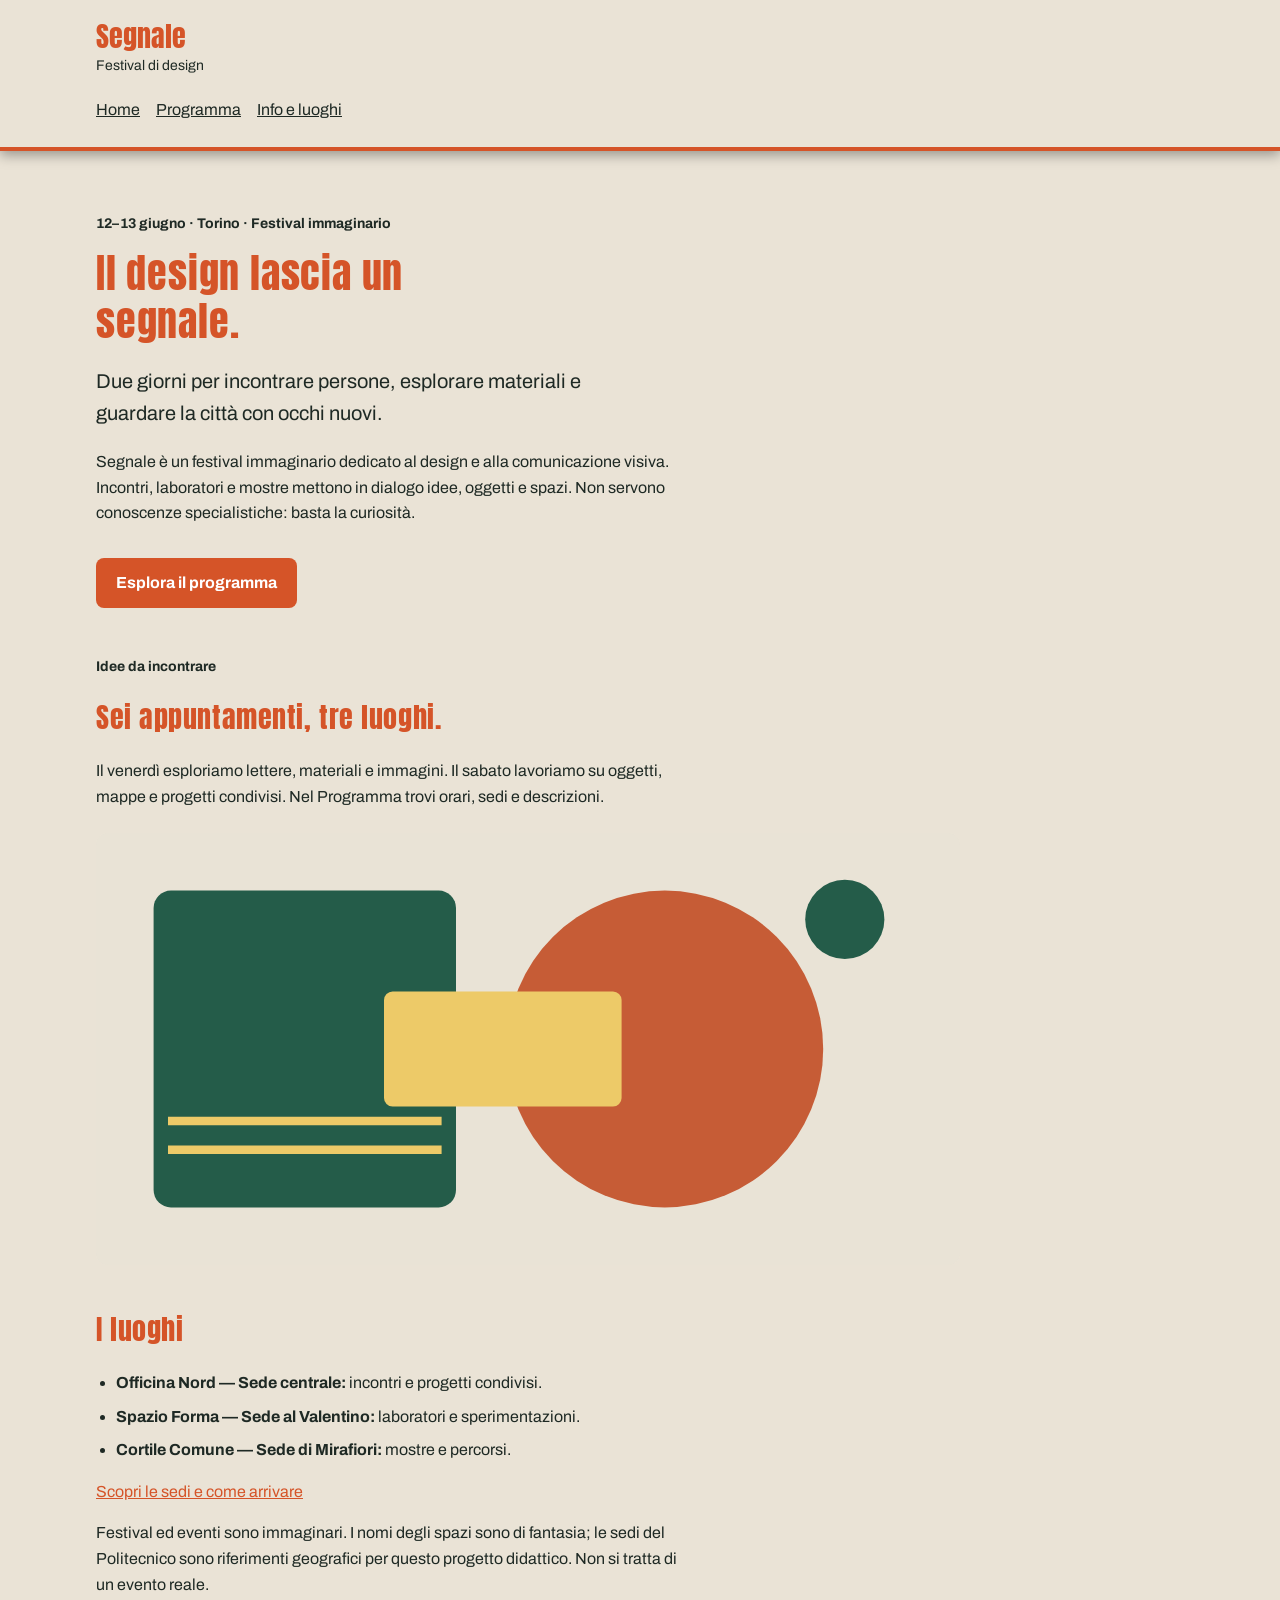
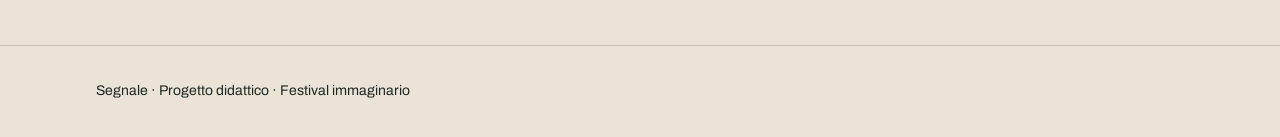
<file: index.html>
<!doctype html>
<html lang="it">
<head>
  <meta charset="utf-8">
  <meta name="viewport" content="width=device-width, initial-scale=1">
  <title>Segnale — Festival di design</title>
  <link rel="preconnect" href="https://fonts.googleapis.com">
<link rel="preconnect" href="https://fonts.gstatic.com" crossorigin>
<link href="https://fonts.googleapis.com/css2?family=Anton&family=Archivo:wght@400;500;600;700&display=swap" rel="stylesheet">

  <link rel="stylesheet" href="style.css">
</head>
<body>
  <a class="skip-link" href="#contenuto">Vai al contenuto</a>
  <header class="site-header">
    <div class="container">
      <a class="brand" href="index.html">Segnale<span>Festival di design</span></a>
      <nav>
        <a href="index.html">Home</a>
        <a href="programma.html">Programma</a>
        <a href="info.html">Info e luoghi</a>
      </nav>
    </div>
  </header>

  <main id="contenuto" class="container">
    <section class="intro">
      <p class="eyebrow">12–13 giugno · Torino · Festival immaginario</p>
      <h1 id="titolo-home">Il design lascia un segnale.</h1>
      <p class="lead">Due giorni per incontrare persone, esplorare materiali e guardare la città con occhi nuovi.</p>
      <p class="reading-text">Segnale è un festival immaginario dedicato al design e alla comunicazione visiva. Incontri, laboratori e mostre mettono in dialogo idee, oggetti e spazi. Non servono conoscenze specialistiche: basta la curiosità.</p>
      <a class="button-link" href="programma.html">Esplora il programma</a>
    </section>

    <section class="content-section">
      <p class="eyebrow">Idee da incontrare</p>
      <h2 id="titolo-festival">Sei appuntamenti, tre luoghi.</h2>
      <p class="reading-text">Il venerdì esploriamo lettere, materiali e immagini. Il sabato lavoriamo su oggetti, mappe e progetti condivisi. Nel Programma trovi orari, sedi e descrizioni.</p>
      <img class="festival-image" src="assets/festival.svg" alt="Composizione geometrica di cerchi e rettangoli nei colori del festival" width="1200" height="600">
    </section>

    <section class="content-section">
      <h2 id="titolo-luoghi">I luoghi</h2>
      <ul class="venues">
        <li><strong>Officina Nord — Sede centrale:</strong> incontri e progetti condivisi.</li>
        <li><strong>Spazio Forma — Sede al Valentino:</strong> laboratori e sperimentazioni.</li>
        <li><strong>Cortile Comune — Sede di Mirafiori:</strong> mostre e percorsi.</li>
      </ul>
      <p><a href="info.html">Scopri le sedi e come arrivare</a></p>
      <p class="reading-text">Festival ed eventi sono immaginari. I nomi degli spazi sono di fantasia; le sedi del Politecnico sono riferimenti geografici per questo progetto didattico. Non si tratta di un evento reale.</p>
    </section>
  </main>

  <footer class="site-footer"><div class="container"><p>Segnale · Progetto didattico · Festival immaginario</p></div></footer>
</body>
</html>
</file>
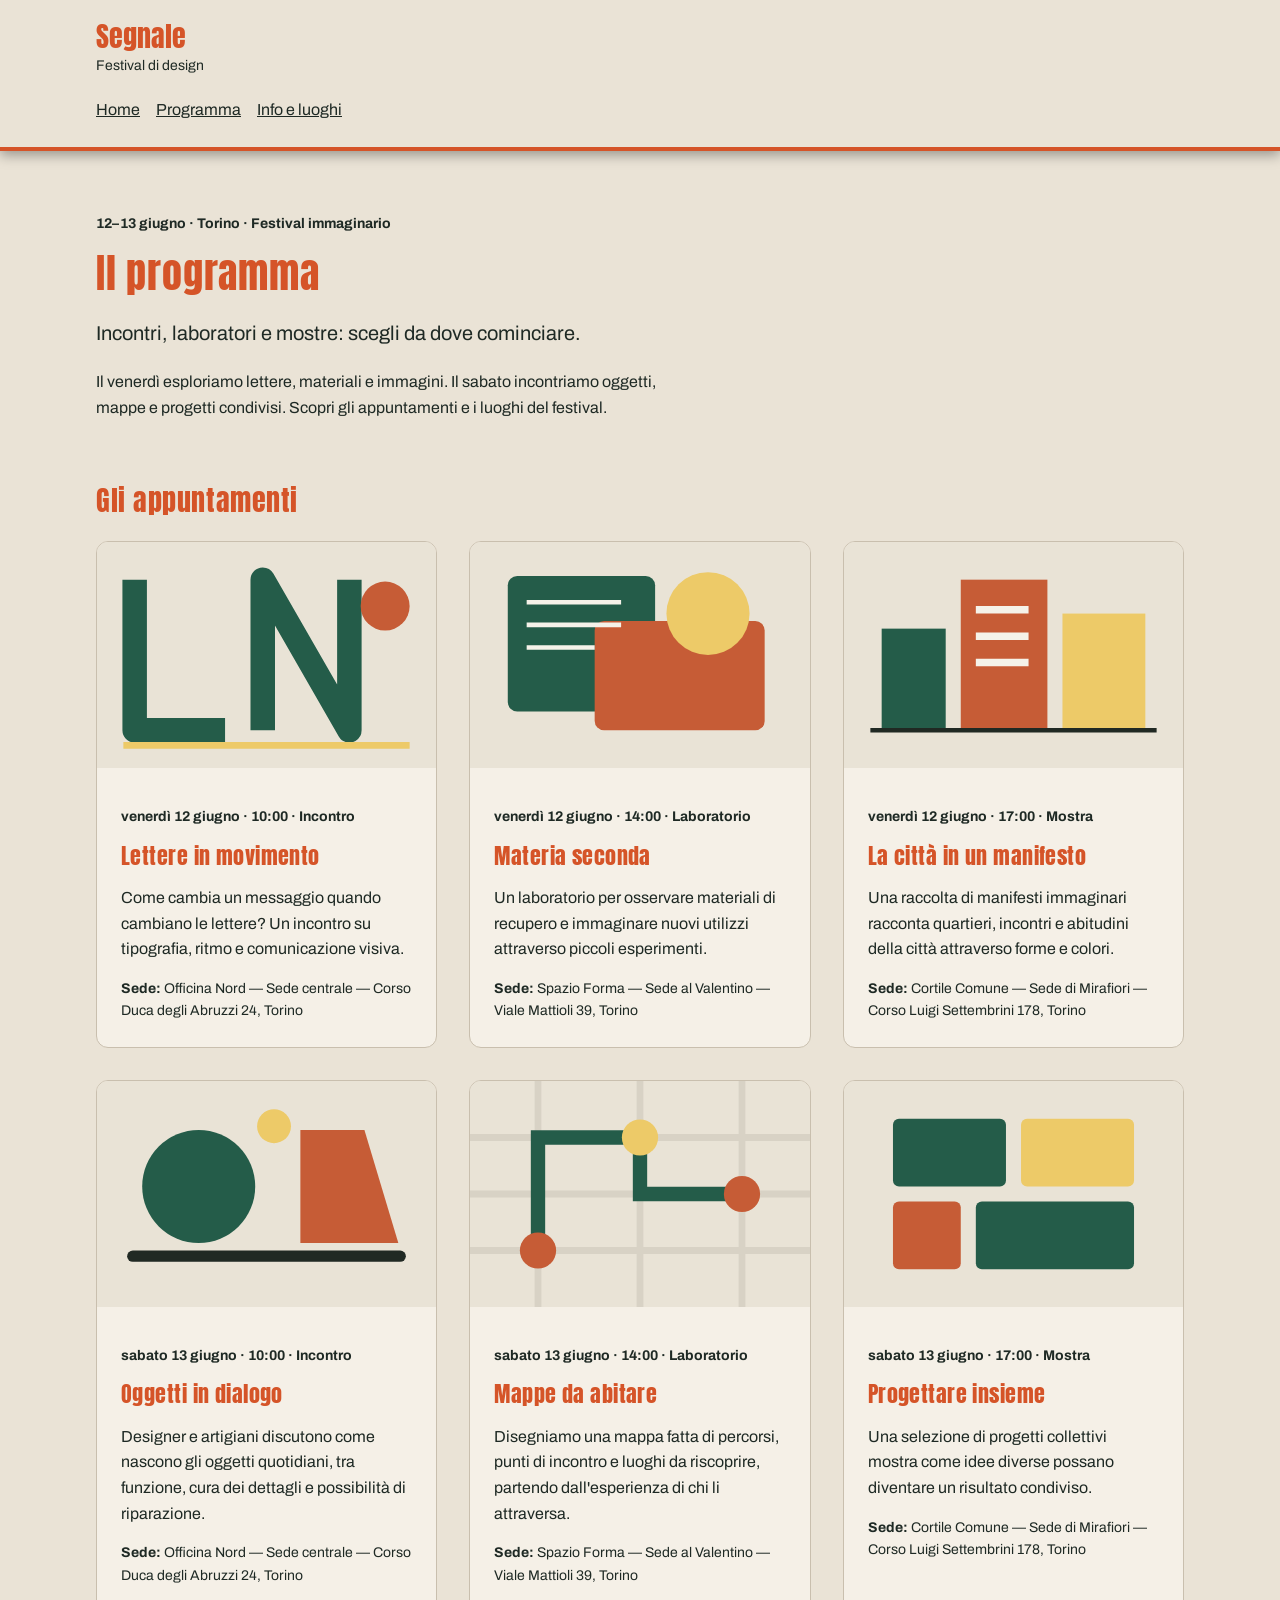
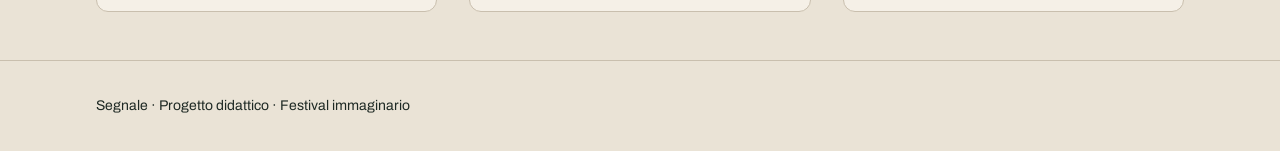
<file: programma.html>
<!doctype html>
<html lang="it">
<head>
  <meta charset="utf-8">
  <meta name="viewport" content="width=device-width, initial-scale=1">
  <title>Programma — Segnale</title>

  <link rel="preconnect" href="https://fonts.googleapis.com">
  <link rel="preconnect" href="https://fonts.gstatic.com" crossorigin>
  <link href="https://fonts.googleapis.com/css2?family=Anton&family=Archivo:wght@400;500;600;700&display=swap" rel="stylesheet">

  <link rel="stylesheet" href="style.css">
</head>
<body>
  <a class="skip-link" href="#contenuto">Vai al contenuto</a>

  <header class="site-header">
    <div class="container">
      <a class="brand" href="index.html">Segnale<span>Festival di design</span></a>
      <nav>
        <a href="index.html">Home</a>
        <a href="programma.html">Programma</a>
        <a href="info.html">Info e luoghi</a>
      </nav>
    </div>
  </header>

  <main id="contenuto" class="container">
    <section class="intro">
      <p class="eyebrow">12–13 giugno · Torino · Festival immaginario</p>
      <h1 id="titolo-programma">Il programma</h1>
      <p class="lead">Incontri, laboratori e mostre: scegli da dove cominciare.</p>
      <p class="reading-text">Il venerdì esploriamo lettere, materiali e immagini. Il sabato incontriamo oggetti, mappe e progetti condivisi. Scopri gli appuntamenti e i luoghi del festival.</p>
    </section>

    <section class="content-section">
      <h2 id="titolo-eventi">Gli appuntamenti</h2>

      <div class="event-grid" id="event-grid" aria-live="polite">
        <p>Caricamento del programma…</p>
      </div>
    </section>
  </main>

  <footer class="site-footer">
    <div class="container">
      <p>Segnale · Progetto didattico · Festival immaginario</p>
    </div>
  </footer>

  <script src="programma.js"></script>
</body>
</html>
</file>
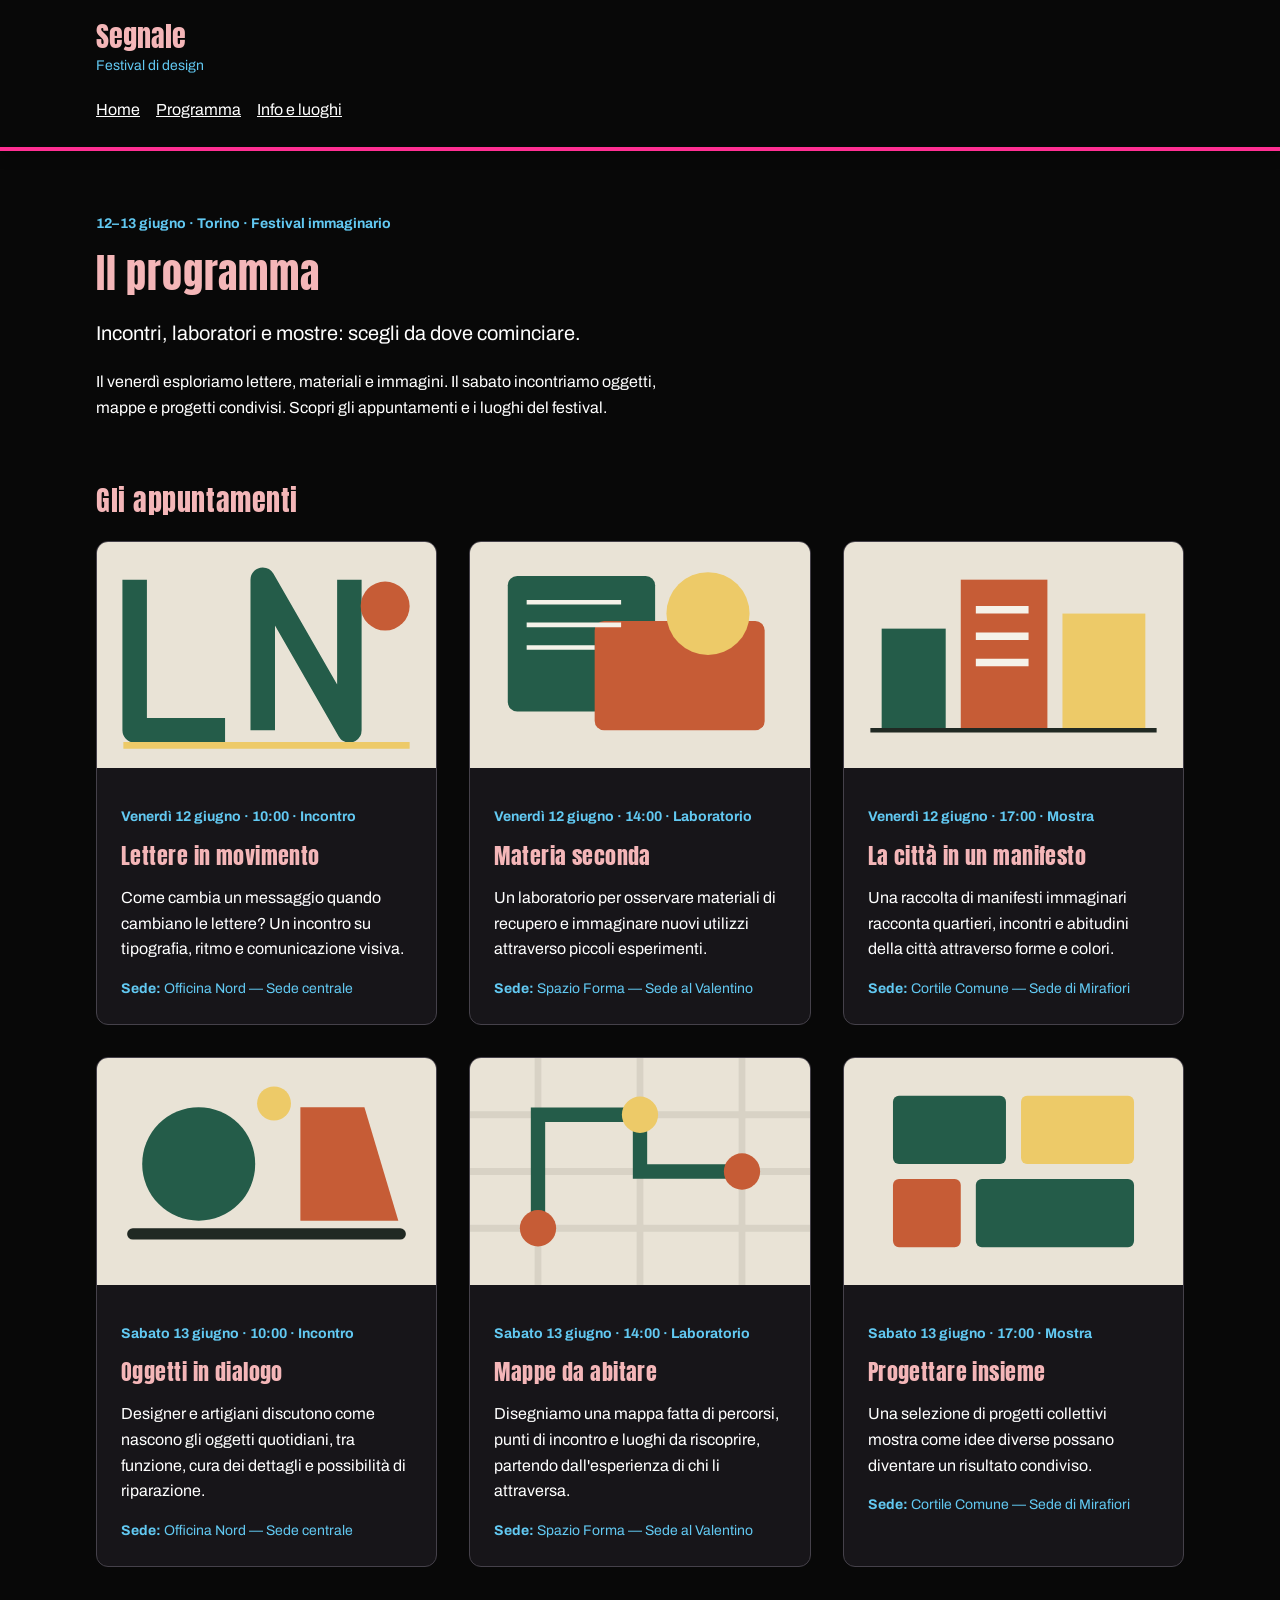
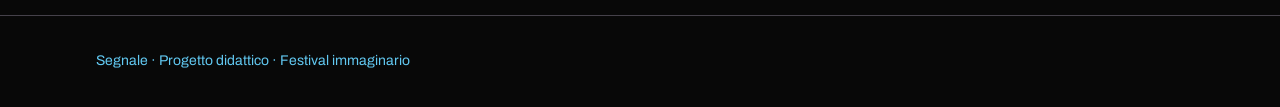
<file: festival-segnale/programma.html>
<!doctype html>
<html lang="it">
<head>
  <meta charset="utf-8">
  <meta name="viewport" content="width=device-width, initial-scale=1">
  <title>Programma — Segnale</title>
  <link rel="preconnect" href="https://fonts.googleapis.com">
<link rel="preconnect" href="https://fonts.gstatic.com" crossorigin>
<link href="https://fonts.googleapis.com/css2?family=Anton&family=Archivo:wght@400;500;600;700&display=swap" rel="stylesheet">

  <link rel="stylesheet" href="style.css">
</head>
<body>
  <a class="skip-link" href="#contenuto">Vai al contenuto</a>
  <header class="site-header">
    <div class="container">
      <a class="brand" href="index.html">Segnale<span>Festival di design</span></a>
      <nav>
        <a href="index.html">Home</a>
        <a href="programma.html">Programma</a>
        <a href="info.html">Info e luoghi</a>
      </nav>
    </div>
  </header>

  <main id="contenuto" class="container">
    <section class="intro">
      <p class="eyebrow">12–13 giugno · Torino · Festival immaginario</p>
      <h1 id="titolo-programma">Il programma</h1>
      <p class="lead">Incontri, laboratori e mostre: scegli da dove cominciare.</p>
      <p class="reading-text">Il venerdì esploriamo lettere, materiali e immagini. Il sabato incontriamo oggetti, mappe e progetti condivisi. Scopri gli appuntamenti e i luoghi del festival.</p>
    </section>

    <section class="content-section">
      <h2 id="titolo-eventi">Gli appuntamenti</h2>
      <div class="event-grid">
        <article class="event-card">
          <img src="assets/lettere-in-movimento.svg" alt="Lettere geometriche disposte su una griglia" width="900" height="600">
          <div class="event-body">
            <p class="event-meta">Venerdì 12 giugno · 10:00 · Incontro</p>
            <h3>Lettere in movimento</h3>
            <p>Come cambia un messaggio quando cambiano le lettere? Un incontro su tipografia, ritmo e comunicazione visiva.</p>
            <p class="event-place"><strong>Sede:</strong> Officina Nord — Sede centrale</p>
          </div>
        </article>
        <article class="event-card">
          <img src="assets/materia-seconda.svg" alt="Forme sovrapposte che richiamano campioni di materiali" width="900" height="600">
          <div class="event-body">
            <p class="event-meta">Venerdì 12 giugno · 14:00 · Laboratorio</p>
            <h3>Materia seconda</h3>
            <p>Un laboratorio per osservare materiali di recupero e immaginare nuovi utilizzi attraverso piccoli esperimenti.</p>
            <p class="event-place"><strong>Sede:</strong> Spazio Forma — Sede al Valentino</p>
          </div>
        </article>
        <article class="event-card">
          <img src="assets/citta-manifesto.svg" alt="Rettangoli colorati compongono una città astratta." width="900" height="600">
          <div class="event-body">
            <p class="event-meta">Venerdì 12 giugno · 17:00 · Mostra</p>
            <h3>La città in un manifesto</h3>
            <p>Una raccolta di manifesti immaginari racconta quartieri, incontri e abitudini della città attraverso forme e colori.</p>
            <p class="event-place"><strong>Sede:</strong> Cortile Comune — Sede di Mirafiori</p>
          </div>
        </article>
        <article class="event-card">
          <img src="assets/oggetti-dialogo.svg" alt="Due forme geometriche si fronteggiano sopra una linea comune." width="900" height="600">
          <div class="event-body">
            <p class="event-meta">Sabato 13 giugno · 10:00 · Incontro</p>
            <h3>Oggetti in dialogo</h3>
            <p>Designer e artigiani discutono come nascono gli oggetti quotidiani, tra funzione, cura dei dettagli e possibilità di riparazione.</p>
            <p class="event-place"><strong>Sede:</strong> Officina Nord — Sede centrale</p>
          </div>
        </article>
        <article class="event-card">
          <img src="assets/mappe-abitare.svg" alt="Un percorso collega tre punti su una mappa geometrica." width="900" height="600">
          <div class="event-body">
            <p class="event-meta">Sabato 13 giugno · 14:00 · Laboratorio</p>
            <h3>Mappe da abitare</h3>
            <p>Disegniamo una mappa fatta di percorsi, punti di incontro e luoghi da riscoprire, partendo dall'esperienza di chi li attraversa.</p>
            <p class="event-place"><strong>Sede:</strong> Spazio Forma — Sede al Valentino</p>
          </div>
        </article>
        <article class="event-card">
          <img src="assets/progettare-insieme.svg" alt="Moduli di colori diversi si incastrano in una composizione comune." width="900" height="600">
          <div class="event-body">
            <p class="event-meta">Sabato 13 giugno · 17:00 · Mostra</p>
            <h3>Progettare insieme</h3>
            <p>Una selezione di progetti collettivi mostra come idee diverse possano diventare un risultato condiviso.</p>
            <p class="event-place"><strong>Sede:</strong> Cortile Comune — Sede di Mirafiori</p>
          </div>
        </article>
      </div>
    </section>
  </main>

  <footer class="site-footer"><div class="container"><p>Segnale · Progetto didattico · Festival immaginario</p></div></footer>
</body>
</html>
</file>
<file: style.css>
/* Segnale: esempio completo della consegna su Home e Programma. */

/* Valori condivisi: le regole interessate li richiamano con var(). */
:root {
  --colore-primario: #234c78;
  --colore-primario-scuro: #163454;
  --colore-sfondo: #f5f2e9;
  --colore-testo: #202923;
  --font-testo: Arial, Helvetica, sans-serif;
  --font-titoli: Georgia, "Times New Roman", serif;
}

* {
  box-sizing: border-box;
}

body {
  margin: 0;
  background: var(--colore-sfondo);
  color: var(--colore-testo);
  font-family: var(--font-testo);
  font-size: 1rem;
  line-height: 1.6;
}

a {
  color: var(--colore-primario);
}

a:hover {
  text-decoration: underline;
}

a:focus {
  outline: 3px solid var(--colore-testo);
}

.container {
  width: 92%;
  max-width: 68rem;
  margin: 0 auto;
}

.site-header {
  padding: 1.25rem 0;
  border-bottom: 4px solid var(--colore-primario);
}

.brand {
  display: inline-block;
  color: var(--colore-testo);
  font-size: 1.75rem;
  font-weight: bold;
  line-height: 1.2;
  text-decoration: none;
}

.brand span {
  display: block;
  margin-top: 0.25rem;
  font-size: 0.875rem;
  font-weight: normal;
}

nav {
  margin-top: 1rem;
}

nav a {
  display: inline-block;
  margin-right: 1rem;
  padding: 0.25rem 0;
}


.intro {
  padding: 3rem 0 1rem;
}

.eyebrow,
.event-meta {
  color: #46564b;
  font-size: 0.875rem;
  font-weight: bold;
}

h1,
h2,
h3 {
  font-family: var(--font-titoli);
  line-height: 1.2;
}

h1 {
  max-width: 18ch;
  margin: 0.75rem 0 1.25rem;
  font-size: 2.5rem;
}

h2 {
  font-size: 1.75rem;
}

h3 {
  margin: 0.5rem 0 0.75rem;
  font-size: 1.375rem;
}

.lead {
  max-width: 48ch;
  font-size: 1.25rem;
}

.reading-text {
  max-width: 65ch;
}

.button-link {
  display: inline-block;
  margin-top: 1rem;
  padding: 0.75rem 1.25rem;
  border-radius: 0.5rem;
  background: var(--colore-primario);
  color: #ffffff;
  font-weight: bold;
  text-decoration: none;
}

.button-link:hover {
  background: var(--colore-primario-scuro);
}

.content-section {
  margin: 2rem 0 3rem;
}

.festival-image {
  display: block;
  width: 100%;
  max-width: 54rem;
  height: auto;
  margin-top: 1.5rem;
  border-radius: 0.75rem;
}

.venues {
  padding-left: 1.25rem;
}

.venues li {
  margin-bottom: 0.5rem;
}

/* Disposizione di base: una colonna. */
.event-grid {
  display: grid;
  grid-template-columns: 1fr;
  gap: 2rem;
}

.event-card {
  overflow: hidden;
  border: 1px solid #b7c0b7;
  border-radius: 0.75rem;
  background: #ffffff;
}

.event-card img {
  display: block;
  width: 100%;
  height: auto;
}

.event-body {
  padding: 1.5rem;
}

.event-place {
  margin-bottom: 0;
  color: #46564b;
  font-size: 0.875rem;
}

.site-footer {
  padding: 1.25rem 0;
  border-top: 1px solid #b7c0b7;
  color: #46564b;
  font-size: 0.875rem;
}

.skip-link {
  position: absolute;
  top: -6rem;
  left: 1rem;
  padding: 0.75rem 1rem;
  background: #ffffff;
  color: var(--colore-testo);
}

.skip-link:focus {
  top: 1rem;
}

/* Da 600 px: due colonne. */
@media (min-width: 600px) {
  .event-grid {
    grid-template-columns: repeat(2, 1fr);
  }
}

/* Da 1024 px: tre colonne. Questa regola segue quella da 600 px. */
@media (min-width: 1024px) {
  .event-grid {
    grid-template-columns: repeat(3, 1fr);
  }
}

/* Info e luoghi: componenti aggiunti al sito esistente. */
button {
  padding: 0.65rem 0.5rem;
  border: 2px solid var(--colore-primario);
  border-radius: 0.5rem;
  background: var(--colore-primario);
  color: #ffffff;
  font-family: var(--font-testo);
  font-size: 1rem;
  font-weight: bold;
  cursor: pointer;
}

button:hover {
  background: var(--colore-primario-scuro);
}

button:focus {
  outline: 3px solid var(--colore-testo);
}

.venue-gallery {
  max-width: 54rem;
}

.venue-swiper {
  width: 100%;
}

.venue-slide {
  margin: 0;
  overflow: hidden;
  border: 1px solid #b7c0b7;
  border-radius: 0.75rem;
  background: #ffffff;
}

.venue-slide img {
  display: block;
  width: 100%;
  height: auto;
}

.venue-slide figcaption {
  padding: 1.25rem;
}

.gallery-controls {
  display: grid;
  grid-template-columns: repeat(2, 1fr);
  gap: 0.75rem;
  margin-top: 1rem;
}

.gallery-count {
  margin: 0.75rem 0 0;
  text-align: center;
}

@media (max-width: 319px) {
  .gallery-label {
    font-size: 0;
  }
}

.map-container {
  margin: 1.5rem 0;
  overflow: hidden;
  border: 1px solid #b7c0b7;
  border-radius: 0.75rem;
  background: #ffffff;
}

.map-container iframe {
  display: block;
  width: 100%;
  height: 28rem;
  border: 0;
}

.venue-addresses {
  display: grid;
  grid-template-columns: 1fr;
  gap: 1.5rem;
}

.venue-address {
  padding: 1.25rem;
  border: 1px solid #b7c0b7;
  border-radius: 0.75rem;
}

.teaching-note {
  margin-top: 2rem;
}

@media (min-width: 768px) {
  .venue-addresses {
    grid-template-columns: repeat(3, 1fr);
  }
}
/* Stile ispirato alla moodboard */
:root {
  --colore-primario: #ff2f92;
  --colore-primario-scuro: #d91c74;
  --colore-sfondo: #080808;
  --colore-testo: #ffffff;
  --font-testo: "Archivo", Arial, sans-serif;
  --font-titoli: "Anton", Impact, sans-serif;

  --colore-rosa: #f4b6b8;
  --colore-azzurro: #62c9f2;
  --colore-bordo: #45414a;
}

body {
  background: var(--colore-sfondo);
  color: var(--colore-testo);
  font-family: var(--font-testo);
}

h1,
h2,
h3 {
  color: var(--colore-rosa);
  font-family: var(--font-titoli);
  font-weight: 400;
  letter-spacing: 0.02em;
}

a {
  color: var(--colore-azzurro);
}

a:hover {
  color: var(--colore-rosa);
}

a:focus,
button:focus {
  outline-color: var(--colore-azzurro);
}

.site-header {
  border-bottom-color: var(--colore-primario);
}

.brand {
  color: var(--colore-rosa);
  font-family: var(--font-titoli);
  font-weight: 400;
}

.brand span {
  color: var(--colore-azzurro);
  font-family: var(--font-testo);
}

nav a {
  color: var(--colore-testo);
}

nav a:hover {
  color: var(--colore-primario);
}

.eyebrow,
.event-meta,
.event-place,
.site-footer {
  color: var(--colore-azzurro);
}

.button-link,
button {
  border-color: var(--colore-primario);
  background: var(--colore-primario);
  color: #ffffff;
}

.button-link:hover,
button:hover {
  border-color: var(--colore-primario-scuro);
  background: var(--colore-primario-scuro);
  color: #ffffff;
}

.event-card,
.venue-slide,
.venue-address,
.map-container {
  border-color: var(--colore-bordo);
  background: #171519;
  color: var(--colore-testo);
}

.site-footer {
  border-top-color: var(--colore-bordo);
}

.skip-link {
  background: #ffffff;
  color: #080808;
}
/* Menu: in colonna sugli schermi piccoli */
nav {
  display: flex;
  flex-direction: column;
  align-items: flex-start;
  gap: 0.25rem;
  min-width: 0;
}

nav a {
  margin-right: 0;
  padding: 0.25rem 0;
}

/* Da 600 px: collegamenti in riga */
@media (min-width: 600px) {
  nav {
    flex-direction: row;
    flex-wrap: wrap;
    align-items: center;
    gap: 0.5rem 1rem;
  }
}
/* Intestazione sempre disponibile durante lo scorrimento */
.site-header {
  position: sticky;
  top: 0;
  z-index: 1000;
  background: var(--colore-sfondo);
  box-shadow: 0 4px 12px rgba(0, 0, 0, 0.35);
}

/* Menu compatto in colonna sui telefoni */
@media (max-width: 599px) {
  .site-header {
    padding: 0.75rem 0;
  }

  .site-header nav {
    margin-top: 0.5rem;
    gap: 0;
  }
}
/* Nuova palette */
:root {
  --colore-sfondo: #EAE3D6;
  --colore-testo: #1E2924;
  --colore-primario: #D55428;
  --colore-primario-scuro: #aa3e1d;
  --colore-rosa: #F5C855;
  --colore-azzurro: #D55428;
  --colore-bordo: #c9bfae;
}

body {
  background: #EAE3D6;
  color: #1E2924;
}

.site-header {
  background: #EAE3D6;
  border-bottom-color: #D55428;
}

.brand,
h1,
h2,
h3 {
  color: #D55428;
}

.brand span,
.eyebrow,
.event-meta,
.event-place,
.site-footer {
  color: #1E2924;
}

nav a {
  color: #1E2924;
}

nav a:hover,
a:hover {
  color: #D55428;
}

a {
  color: #D55428;
}

.button-link,
button {
  border-color: #D55428;
  background: #D55428;
  color: #ffffff;
}

.button-link:hover,
button:hover {
  border-color: #aa3e1d;
  background: #aa3e1d;
  color: #ffffff;
}

.event-card,
.venue-slide,
.venue-address,
.map-container {
  border-color: #c9bfae;
  background: #f5f0e7;
  color: #1E2924;
}

.site-footer {
  border-top-color: #c9bfae;
}

.skip-link {
  background: #F5C855;
  color: #1E2924;
}

.gallery-count {
  color: #1E2924;
}
.weather-box {
  margin: 1.5rem 0 2rem;
  padding: 1rem 1.25rem;
  border: 2px solid var(--colore-primario);
  border-radius: 0.75rem;
  background: #F5C855;
  color: #1E2924;
}

.weather-box h2,
.weather-box p {
  color: #1E2924;
}

.weather-box h2 {
  margin-top: 0;
}

.weather-note,
.weather-credit {
  margin-bottom: 0;
  font-size: 0.9rem;
}
</file>
<file: festival-segnale/style.css>
/* Segnale: esempio completo della consegna su Home e Programma. */

/* Valori condivisi: le regole interessate li richiamano con var(). */
:root {
  --colore-primario: #234c78;
  --colore-primario-scuro: #163454;
  --colore-sfondo: #f5f2e9;
  --colore-testo: #202923;
  --font-testo: Arial, Helvetica, sans-serif;
  --font-titoli: Georgia, "Times New Roman", serif;
}

* {
  box-sizing: border-box;
}

body {
  margin: 0;
  background: var(--colore-sfondo);
  color: var(--colore-testo);
  font-family: var(--font-testo);
  font-size: 1rem;
  line-height: 1.6;
}

a {
  color: var(--colore-primario);
}

a:hover {
  text-decoration: underline;
}

a:focus {
  outline: 3px solid var(--colore-testo);
}

.container {
  width: 92%;
  max-width: 68rem;
  margin: 0 auto;
}

.site-header {
  padding: 1.25rem 0;
  border-bottom: 4px solid var(--colore-primario);
}

.brand {
  display: inline-block;
  color: var(--colore-testo);
  font-size: 1.75rem;
  font-weight: bold;
  line-height: 1.2;
  text-decoration: none;
}

.brand span {
  display: block;
  margin-top: 0.25rem;
  font-size: 0.875rem;
  font-weight: normal;
}

nav {
  margin-top: 1rem;
}

nav a {
  display: inline-block;
  margin-right: 1rem;
  padding: 0.25rem 0;
}


.intro {
  padding: 3rem 0 1rem;
}

.eyebrow,
.event-meta {
  color: #46564b;
  font-size: 0.875rem;
  font-weight: bold;
}

h1,
h2,
h3 {
  font-family: var(--font-titoli);
  line-height: 1.2;
}

h1 {
  max-width: 18ch;
  margin: 0.75rem 0 1.25rem;
  font-size: 2.5rem;
}

h2 {
  font-size: 1.75rem;
}

h3 {
  margin: 0.5rem 0 0.75rem;
  font-size: 1.375rem;
}

.lead {
  max-width: 48ch;
  font-size: 1.25rem;
}

.reading-text {
  max-width: 65ch;
}

.button-link {
  display: inline-block;
  margin-top: 1rem;
  padding: 0.75rem 1.25rem;
  border-radius: 0.5rem;
  background: var(--colore-primario);
  color: #ffffff;
  font-weight: bold;
  text-decoration: none;
}

.button-link:hover {
  background: var(--colore-primario-scuro);
}

.content-section {
  margin: 2rem 0 3rem;
}

.festival-image {
  display: block;
  width: 100%;
  max-width: 54rem;
  height: auto;
  margin-top: 1.5rem;
  border-radius: 0.75rem;
}

.venues {
  padding-left: 1.25rem;
}

.venues li {
  margin-bottom: 0.5rem;
}

/* Disposizione di base: una colonna. */
.event-grid {
  display: grid;
  grid-template-columns: 1fr;
  gap: 2rem;
}

.event-card {
  overflow: hidden;
  border: 1px solid #b7c0b7;
  border-radius: 0.75rem;
  background: #ffffff;
}

.event-card img {
  display: block;
  width: 100%;
  height: auto;
}

.event-body {
  padding: 1.5rem;
}

.event-place {
  margin-bottom: 0;
  color: #46564b;
  font-size: 0.875rem;
}

.site-footer {
  padding: 1.25rem 0;
  border-top: 1px solid #b7c0b7;
  color: #46564b;
  font-size: 0.875rem;
}

.skip-link {
  position: absolute;
  top: -6rem;
  left: 1rem;
  padding: 0.75rem 1rem;
  background: #ffffff;
  color: var(--colore-testo);
}

.skip-link:focus {
  top: 1rem;
}

/* Da 600 px: due colonne. */
@media (min-width: 600px) {
  .event-grid {
    grid-template-columns: repeat(2, 1fr);
  }
}

/* Da 1024 px: tre colonne. Questa regola segue quella da 600 px. */
@media (min-width: 1024px) {
  .event-grid {
    grid-template-columns: repeat(3, 1fr);
  }
}

/* Info e luoghi: componenti aggiunti al sito esistente. */
button {
  padding: 0.65rem 0.5rem;
  border: 2px solid var(--colore-primario);
  border-radius: 0.5rem;
  background: var(--colore-primario);
  color: #ffffff;
  font-family: var(--font-testo);
  font-size: 1rem;
  font-weight: bold;
  cursor: pointer;
}

button:hover {
  background: var(--colore-primario-scuro);
}

button:focus {
  outline: 3px solid var(--colore-testo);
}

.venue-gallery {
  max-width: 54rem;
}

.venue-swiper {
  width: 100%;
}

.venue-slide {
  margin: 0;
  overflow: hidden;
  border: 1px solid #b7c0b7;
  border-radius: 0.75rem;
  background: #ffffff;
}

.venue-slide img {
  display: block;
  width: 100%;
  height: auto;
}

.venue-slide figcaption {
  padding: 1.25rem;
}

.gallery-controls {
  display: grid;
  grid-template-columns: repeat(2, 1fr);
  gap: 0.75rem;
  margin-top: 1rem;
}

.gallery-count {
  margin: 0.75rem 0 0;
  text-align: center;
}

@media (max-width: 319px) {
  .gallery-label {
    font-size: 0;
  }
}

.map-container {
  margin: 1.5rem 0;
  overflow: hidden;
  border: 1px solid #b7c0b7;
  border-radius: 0.75rem;
  background: #ffffff;
}

.map-container iframe {
  display: block;
  width: 100%;
  height: 28rem;
  border: 0;
}

.venue-addresses {
  display: grid;
  grid-template-columns: 1fr;
  gap: 1.5rem;
}

.venue-address {
  padding: 1.25rem;
  border: 1px solid #b7c0b7;
  border-radius: 0.75rem;
}

.teaching-note {
  margin-top: 2rem;
}

@media (min-width: 768px) {
  .venue-addresses {
    grid-template-columns: repeat(3, 1fr);
  }
}
/* Stile ispirato alla moodboard */
:root {
  --colore-primario: #ff2f92;
  --colore-primario-scuro: #d91c74;
  --colore-sfondo: #080808;
  --colore-testo: #ffffff;
  --font-testo: "Archivo", Arial, sans-serif;
  --font-titoli: "Anton", Impact, sans-serif;

  --colore-rosa: #f4b6b8;
  --colore-azzurro: #62c9f2;
  --colore-bordo: #45414a;
}

body {
  background: var(--colore-sfondo);
  color: var(--colore-testo);
  font-family: var(--font-testo);
}

h1,
h2,
h3 {
  color: var(--colore-rosa);
  font-family: var(--font-titoli);
  font-weight: 400;
  letter-spacing: 0.02em;
}

a {
  color: var(--colore-azzurro);
}

a:hover {
  color: var(--colore-rosa);
}

a:focus,
button:focus {
  outline-color: var(--colore-azzurro);
}

.site-header {
  border-bottom-color: var(--colore-primario);
}

.brand {
  color: var(--colore-rosa);
  font-family: var(--font-titoli);
  font-weight: 400;
}

.brand span {
  color: var(--colore-azzurro);
  font-family: var(--font-testo);
}

nav a {
  color: var(--colore-testo);
}

nav a:hover {
  color: var(--colore-primario);
}

.eyebrow,
.event-meta,
.event-place,
.site-footer {
  color: var(--colore-azzurro);
}

.button-link,
button {
  border-color: var(--colore-primario);
  background: var(--colore-primario);
  color: #ffffff;
}

.button-link:hover,
button:hover {
  border-color: var(--colore-primario-scuro);
  background: var(--colore-primario-scuro);
  color: #ffffff;
}

.event-card,
.venue-slide,
.venue-address,
.map-container {
  border-color: var(--colore-bordo);
  background: #171519;
  color: var(--colore-testo);
}

.site-footer {
  border-top-color: var(--colore-bordo);
}

.skip-link {
  background: #ffffff;
  color: #080808;
}
/* Menu: in colonna sugli schermi piccoli */
nav {
  display: flex;
  flex-direction: column;
  align-items: flex-start;
  gap: 0.25rem;
  min-width: 0;
}

nav a {
  margin-right: 0;
  padding: 0.25rem 0;
}

/* Da 600 px: collegamenti in riga */
@media (min-width: 600px) {
  nav {
    flex-direction: row;
    flex-wrap: wrap;
    align-items: center;
    gap: 0.5rem 1rem;
  }
}
/* Intestazione sempre disponibile durante lo scorrimento */
.site-header {
  position: sticky;
  top: 0;
  z-index: 1000;
  background: var(--colore-sfondo);
  box-shadow: 0 4px 12px rgba(0, 0, 0, 0.35);
}

/* Menu compatto in colonna sui telefoni */
@media (max-width: 599px) {
  .site-header {
    padding: 0.75rem 0;
  }

  .site-header nav {
    margin-top: 0.5rem;
    gap: 0;
  }
}
</file>
